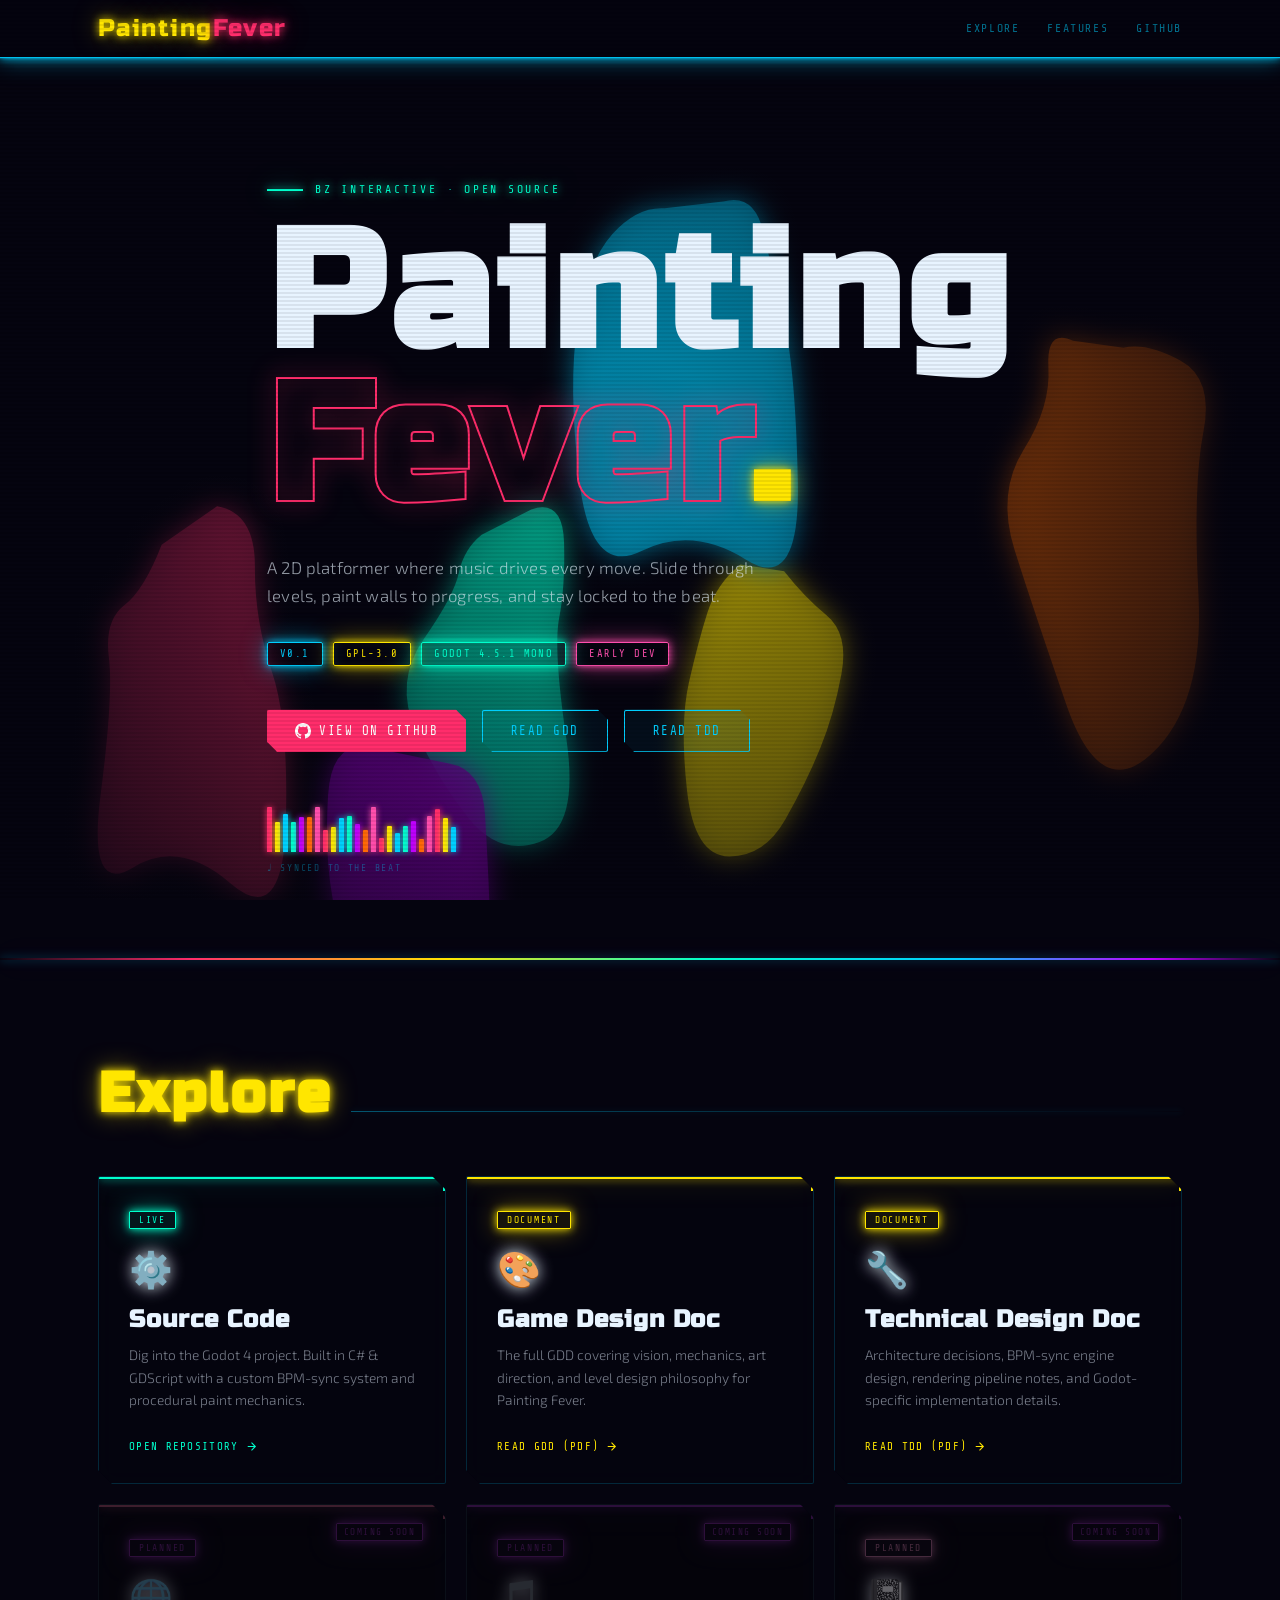
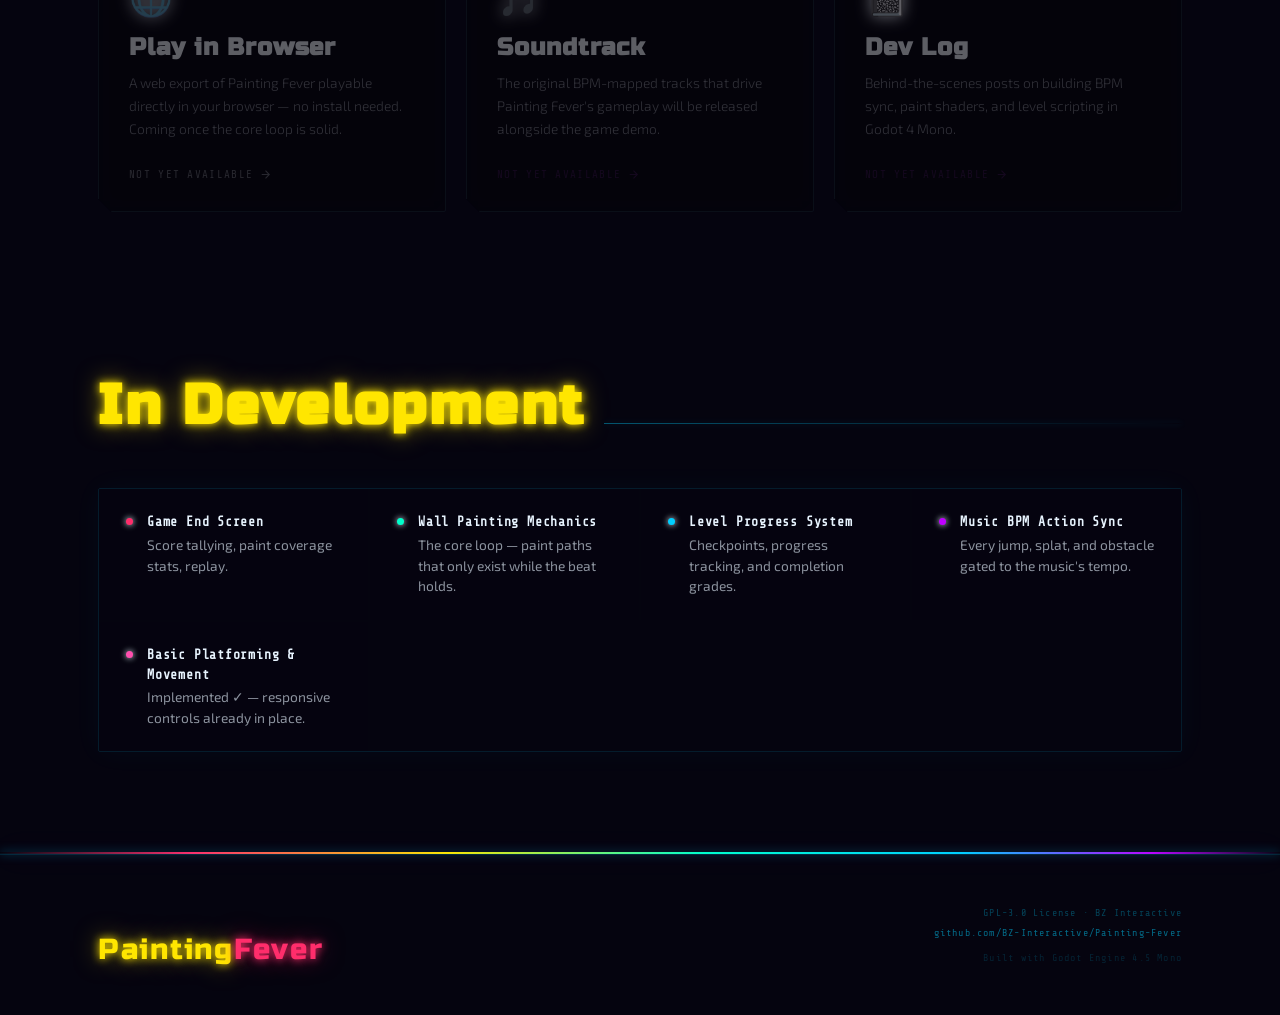
<file: index.html>
<!DOCTYPE html>
<html lang="en">
<head>
  <meta charset="UTF-8" />
  <meta name="viewport" content="width=device-width, initial-scale=1.0" />
  <title>Painting Fever — Music-Driven Painting Platformer</title>
  <link href="https://fonts.googleapis.com/css2?family=Russo+One&family=Share+Tech+Mono&family=Exo+2:wght@300;400;600&display=swap" rel="stylesheet" />
  <style>
    *, *::before, *::after { box-sizing: border-box; margin: 0; padding: 0; }

    :root {
      --c-bg: #05040f;
      --c-ink: #e8f4ff;
      --c-red: #ff2d6b;
      --c-yellow: #ffe600;
      --c-blue: #00cfff;
      --c-teal: #00ffcc;
      --c-purple: #bf00ff;
      --c-orange: #ff6b00;
      --c-pink: #ff4fae;
      --c-green: #39ff14;

      --glow-red:    0 0 8px #ff2d6b, 0 0 24px #ff2d6b80;
      --glow-yellow: 0 0 8px #ffe600, 0 0 24px #ffe60080;
      --glow-blue:   0 0 8px #00cfff, 0 0 24px #00cfff80;
      --glow-teal:   0 0 8px #00ffcc, 0 0 24px #00ffcc80;
      --glow-purple: 0 0 8px #bf00ff, 0 0 24px #bf00ff80;
      --glow-pink:   0 0 8px #ff4fae, 0 0 24px #ff4fae80;
    }

    html { scroll-behavior: smooth; }

    body {
      background: var(--c-bg);
      color: var(--c-ink);
      font-family: 'Exo 2', sans-serif;
      overflow-x: hidden;
      cursor: crosshair;
    }

    /* Scanline overlay for CRT feel */
    body::after {
      content: '';
      position: fixed;
      inset: 0;
      z-index: 500;
      pointer-events: none;
      background: repeating-linear-gradient(
        0deg,
        transparent,
        transparent 2px,
        rgba(0,0,0,0.07) 2px,
        rgba(0,0,0,0.07) 4px
      );
    }

    /* ── LAVA LAMP BACKGROUND ── */
    #paint-bg {
      position: fixed;
      inset: 0;
      z-index: 0;
      pointer-events: none;
      overflow: hidden;
      background: #05040f;
    }

    #lava-canvas {
      position: absolute;
      inset: 0;
      width: 100%;
      height: 100%;
    }

    .splatter {
      position: absolute;
      border-radius: 50%;
      animation: splat-in 0.4s ease-out both;
      pointer-events: none;
    }

    @keyframes splat-in {
      from { transform: scale(0); opacity: 1; }
      to   { transform: scale(1); opacity: 0.7; }
    }

    /* ── LAYOUT ── */
    .wrapper {
      position: relative;
      z-index: 1;
      max-width: 1140px;
      margin: 0 auto;
      padding: 0 28px;
    }

    /* ── NAV ── */
    nav {
      position: sticky;
      top: 0;
      z-index: 100;
      backdrop-filter: blur(16px);
      background: rgba(5,4,15,0.85);
      border-bottom: 1px solid var(--c-blue);
      box-shadow: 0 1px 0 rgba(0,207,255,0.15), var(--glow-blue);
    }

    .nav-inner {
      display: flex;
      align-items: center;
      justify-content: space-between;
      padding: 14px 28px;
      max-width: 1140px;
      margin: 0 auto;
    }

    .nav-logo {
      font-family: 'Russo One', sans-serif;
      font-size: 1.5rem;
      letter-spacing: 0.06em;
      color: var(--c-yellow);
      text-decoration: none;
      text-shadow: var(--glow-yellow);
    }

    .nav-logo span {
      color: var(--c-red);
      text-shadow: var(--glow-red);
    }

    .nav-links { display: flex; gap: 28px; }

    .nav-links a {
      font-family: 'Share Tech Mono', monospace;
      font-size: 0.72rem;
      letter-spacing: 0.14em;
      text-transform: uppercase;
      color: rgba(0,207,255,0.55);
      text-decoration: none;
      transition: color 0.2s, text-shadow 0.2s;
    }

    .nav-links a:hover {
      color: var(--c-blue);
      text-shadow: var(--glow-blue);
    }

    /* ── HERO ── */
    #hero {
      min-height: 100vh;
      display: flex;
      flex-direction: column;
      justify-content: center;
      padding: 120px 0 80px;
    }

    .hero-eyebrow {
      font-family: 'Share Tech Mono', monospace;
      font-size: 0.72rem;
      letter-spacing: 0.24em;
      text-transform: uppercase;
      color: var(--c-teal);
      text-shadow: var(--glow-teal);
      margin-bottom: 22px;
      display: flex;
      align-items: center;
      gap: 12px;
    }

    .hero-eyebrow::before {
      content: '';
      display: inline-block;
      width: 36px; height: 2px;
      background: var(--c-teal);
      box-shadow: var(--glow-teal);
    }

    .hero-title {
      font-family: 'Russo One', sans-serif;
      font-size: clamp(4.5rem, 13vw, 11rem);
      line-height: 0.92;
      letter-spacing: 0.03em;
      color: var(--c-ink);
    }

    .hero-title .stroke {
      -webkit-text-stroke: 2px var(--c-red);
      color: transparent;
      filter: drop-shadow(0 0 12px var(--c-red));
    }

    .hero-title .accent {
      color: var(--c-yellow);
      text-shadow: var(--glow-yellow);
    }

    .hero-sub {
      margin-top: 28px;
      font-size: 1.05rem;
      font-weight: 300;
      color: rgba(232,244,255,0.65);
      max-width: 500px;
      line-height: 1.7;
      letter-spacing: 0.01em;
    }

    .hero-badges {
      display: flex;
      flex-wrap: wrap;
      gap: 10px;
      margin-top: 32px;
    }

    .badge {
      font-family: 'Share Tech Mono', monospace;
      font-size: 0.65rem;
      letter-spacing: 0.14em;
      text-transform: uppercase;
      padding: 5px 12px;
      border-radius: 2px;
      border: 1px solid;
    }

    .badge-ver  { border-color: var(--c-blue);   color: var(--c-blue);   box-shadow: var(--glow-blue),   inset 0 0 8px rgba(0,207,255,0.05); }
    .badge-lic  { border-color: var(--c-yellow);  color: var(--c-yellow); box-shadow: var(--glow-yellow), inset 0 0 8px rgba(255,230,0,0.05); }
    .badge-eng  { border-color: var(--c-teal);    color: var(--c-teal);   box-shadow: var(--glow-teal),   inset 0 0 8px rgba(0,255,204,0.05); }
    .badge-stat { border-color: var(--c-pink);    color: var(--c-pink);   box-shadow: var(--glow-pink),   inset 0 0 8px rgba(255,79,174,0.05); }

    .hero-cta {
      display: flex;
      gap: 16px;
      margin-top: 44px;
      flex-wrap: wrap;
    }

    .btn {
      display: inline-flex;
      align-items: center;
      gap: 8px;
      font-family: 'Share Tech Mono', monospace;
      font-size: 0.78rem;
      letter-spacing: 0.12em;
      text-transform: uppercase;
      text-decoration: none;
      padding: 13px 28px;
      border-radius: 2px;
      transition: transform 0.18s, box-shadow 0.18s;
      clip-path: polygon(0 0, calc(100% - 10px) 0, 100% 10px, 100% 100%, 10px 100%, 0 calc(100% - 10px));
    }

    .btn:hover { transform: translateY(-2px); }

    .btn-primary {
      background: var(--c-red);
      color: #fff;
      box-shadow: var(--glow-red);
    }

    .btn-primary:hover { box-shadow: 0 0 16px #ff2d6b, 0 0 48px #ff2d6b; }

    .btn-ghost {
      border: 1px solid var(--c-blue);
      color: var(--c-blue);
      background: rgba(0,207,255,0.05);
      box-shadow: var(--glow-blue);
    }

    .btn-ghost:hover {
      border-color: var(--c-yellow);
      color: var(--c-yellow);
      box-shadow: var(--glow-yellow);
    }

    /* ── BPM VISUALIZER ── */
    .bpm-bar {
      display: flex;
      align-items: flex-end;
      gap: 3px;
      height: 44px;
      margin-top: 56px;
    }

    .bpm-bar span {
      display: block;
      width: 5px;
      border-radius: 1px 1px 0 0;
      animation: bpm-pulse ease-in-out infinite alternate;
    }

    @keyframes bpm-pulse {
      from { transform: scaleY(0.15); opacity: 0.3; }
      to   { transform: scaleY(1);    opacity: 1; }
    }

    .bpm-label {
      font-family: 'Share Tech Mono', monospace;
      font-size: 0.6rem;
      letter-spacing: 0.18em;
      text-transform: uppercase;
      color: rgba(0,207,255,0.35);
      margin-top: 10px;
    }

    /* ── SECTION TITLE ── */
    .section-head {
      display: flex;
      align-items: baseline;
      gap: 18px;
      margin-bottom: 48px;
    }

    .section-title {
      font-family: 'Russo One', sans-serif;
      font-size: clamp(2rem, 5vw, 3.5rem);
      letter-spacing: 0.05em;
      color: var(--c-yellow);
      text-shadow: var(--glow-yellow);
    }

    .section-line {
      flex: 1;
      height: 1px;
      background: linear-gradient(90deg, rgba(0,207,255,0.4), transparent);
      box-shadow: 0 0 6px rgba(0,207,255,0.2);
    }

    /* ── CARDS GRID ── */
    #cards { padding: 100px 0; }

    .cards-grid {
      display: grid;
      grid-template-columns: repeat(auto-fill, minmax(300px, 1fr));
      gap: 20px;
    }

    .card {
      border-radius: 2px;
      border: 1px solid rgba(0,207,255,0.18);
      background: rgba(5,4,15,0.75);
      backdrop-filter: blur(10px);
      padding: 30px;
      position: relative;
      overflow: hidden;
      transition: transform 0.22s, border-color 0.22s, box-shadow 0.22s;
      clip-path: polygon(0 0, calc(100% - 14px) 0, 100% 14px, 100% 100%, 14px 100%, 0 calc(100% - 14px));
    }

    /* Corner accent marks */
    .card::after {
      content: '';
      position: absolute;
      top: 0; right: 0;
      width: 14px; height: 14px;
      border-top: 2px solid;
      border-right: 2px solid;
    }

    .card--github::after   { border-color: var(--c-teal); }
    .card--docs::after     { border-color: var(--c-yellow); }
    .card--features::after { border-color: var(--c-purple); }
    .card--web::after      { border-color: var(--c-red); }

    .card:not(.card--disabled):hover {
      transform: translateY(-4px);
    }

    .card--github:hover   { border-color: var(--c-teal);   box-shadow: 0 0 20px rgba(0,255,204,0.2),  0 0 60px rgba(0,255,204,0.06); }
    .card--docs:hover     { border-color: var(--c-yellow);  box-shadow: 0 0 20px rgba(255,230,0,0.2),  0 0 60px rgba(255,230,0,0.06); }
    .card--features:hover { border-color: var(--c-purple);  box-shadow: 0 0 20px rgba(191,0,255,0.2),  0 0 60px rgba(191,0,255,0.06); }

    .card::before {
      content: '';
      position: absolute;
      top: 0; left: 0; right: 0;
      height: 2px;
    }

    .card--github::before   { background: var(--c-teal);   box-shadow: var(--glow-teal); }
    .card--docs::before     { background: var(--c-yellow);  box-shadow: var(--glow-yellow); }
    .card--features::before { background: var(--c-purple);  box-shadow: var(--glow-purple); }
    .card--web::before      { background: var(--c-red);     box-shadow: var(--glow-red); }

    .card--disabled {
      opacity: 0.38;
      filter: grayscale(0.6);
      cursor: not-allowed;
    }

    .card-tag {
      font-family: 'Share Tech Mono', monospace;
      font-size: 0.6rem;
      letter-spacing: 0.18em;
      text-transform: uppercase;
      padding: 3px 9px;
      border-radius: 1px;
      display: inline-block;
      margin-bottom: 18px;
      border: 1px solid;
    }

    .tag-live   { border-color: var(--c-teal);   color: var(--c-teal);   background: rgba(0,255,204,0.07);  box-shadow: var(--glow-teal); }
    .tag-docs   { border-color: var(--c-yellow);  color: var(--c-yellow); background: rgba(255,230,0,0.07);  box-shadow: var(--glow-yellow); }
    .tag-soon   { border-color: var(--c-purple);  color: var(--c-purple); background: rgba(191,0,255,0.07);  box-shadow: var(--glow-purple); }
    .tag-coming { border-color: var(--c-pink);    color: var(--c-pink);   background: rgba(255,79,174,0.07); box-shadow: var(--glow-pink); }

    .card-icon {
      font-size: 2.2rem;
      margin-bottom: 14px;
      display: block;
      filter: drop-shadow(0 0 8px currentColor);
    }

    .card-title {
      font-family: 'Russo One', sans-serif;
      font-size: 1.5rem;
      letter-spacing: 0.04em;
      margin-bottom: 10px;
      color: var(--c-ink);
    }

    .card-desc {
      font-size: 0.86rem;
      line-height: 1.65;
      color: rgba(232,244,255,0.5);
      margin-bottom: 22px;
      font-weight: 300;
    }

    .card-link {
      display: inline-flex;
      align-items: center;
      gap: 6px;
      font-family: 'Share Tech Mono', monospace;
      font-size: 0.68rem;
      letter-spacing: 0.12em;
      text-transform: uppercase;
      text-decoration: none;
      transition: gap 0.2s, text-shadow 0.2s;
    }

    .card--github   .card-link { color: var(--c-teal); }
    .card--docs     .card-link { color: var(--c-yellow); }
    .card--features .card-link { color: var(--c-purple); }

    .card--github   .card-link:hover { text-shadow: var(--glow-teal); gap: 10px; }
    .card--docs     .card-link:hover { text-shadow: var(--glow-yellow); gap: 10px; }
    .card--features .card-link:hover { text-shadow: var(--glow-purple); gap: 10px; }

    .card-link svg { width: 13px; height: 13px; }

    .coming-soon-badge {
      position: absolute;
      top: 18px; right: 22px;
      font-family: 'Share Tech Mono', monospace;
      font-size: 0.58rem;
      letter-spacing: 0.16em;
      text-transform: uppercase;
      padding: 3px 7px;
      border: 1px solid var(--c-purple);
      border-radius: 1px;
      color: var(--c-purple);
      background: rgba(191,0,255,0.08);
      box-shadow: var(--glow-purple);
    }

    /* ── FEATURES IN DEV ── */
    #features { padding: 60px 0 100px; }

    .features-list {
      display: grid;
      grid-template-columns: repeat(auto-fill, minmax(240px, 1fr));
      gap: 2px;
      border: 1px solid rgba(0,207,255,0.12);
      border-radius: 2px;
      overflow: hidden;
      box-shadow: 0 0 30px rgba(0,207,255,0.04);
    }

    .feature-item {
      padding: 22px 26px;
      background: rgba(5,4,15,0.6);
      display: flex;
      align-items: flex-start;
      gap: 14px;
      transition: background 0.2s;
      border: 1px solid transparent;
    }

    .feature-item:hover {
      background: rgba(0,207,255,0.04);
      border-color: rgba(0,207,255,0.1);
    }

    .feature-dot {
      width: 7px; height: 7px;
      border-radius: 50%;
      margin-top: 6px;
      flex-shrink: 0;
      box-shadow: 0 0 6px currentColor;
    }

    .feature-text {
      font-size: 0.86rem;
      color: rgba(232,244,255,0.6);
      line-height: 1.5;
    }

    .feature-text strong {
      display: block;
      font-family: 'Share Tech Mono', monospace;
      font-size: 0.82rem;
      letter-spacing: 0.06em;
      color: var(--c-ink);
      margin-bottom: 3px;
    }

    /* ── NEON DIVIDER ── */
    .stroke-divider {
      width: 100%;
      height: 2px;
      background: linear-gradient(90deg,
        transparent 0%,
        var(--c-red) 15%, var(--c-yellow) 35%,
        var(--c-teal) 55%, var(--c-blue) 75%,
        var(--c-purple) 90%, transparent 100%);
      box-shadow: 0 0 10px rgba(0,207,255,0.5), 0 0 30px rgba(191,0,255,0.2);
    }

    /* ── FOOTER ── */
    footer {
      border-top: 1px solid rgba(0,207,255,0.12);
      padding: 48px 0;
      box-shadow: 0 -1px 0 rgba(0,207,255,0.05);
    }

    .footer-inner {
      display: flex;
      justify-content: space-between;
      align-items: flex-end;
      flex-wrap: wrap;
      gap: 24px;
    }

    .footer-logo {
      font-family: 'Russo One', sans-serif;
      font-size: 1.8rem;
      letter-spacing: 0.06em;
      color: var(--c-yellow);
      text-shadow: var(--glow-yellow);
    }

    .footer-logo span {
      color: var(--c-red);
      text-shadow: var(--glow-red);
    }

    .footer-meta {
      font-family: 'Share Tech Mono', monospace;
      font-size: 0.63rem;
      letter-spacing: 0.12em;
      color: rgba(0,207,255,0.3);
      line-height: 1.9;
      text-align: right;
    }

    .footer-meta a {
      color: rgba(0,207,255,0.5);
      text-decoration: none;
      transition: color 0.2s, text-shadow 0.2s;
    }

    .footer-meta a:hover {
      color: var(--c-blue);
      text-shadow: var(--glow-blue);
    }

    /* ── CURSOR SPLAT ── */
    #cursor-splat {
      position: fixed;
      pointer-events: none;
      z-index: 999;
      width: 0; height: 0;
    }

    /* ── RESPONSIVE ── */
    @media (max-width: 640px) {
      .nav-links { display: none; }
      .hero-cta { flex-direction: column; }
      .footer-inner { flex-direction: column; align-items: flex-start; }
      .footer-meta { text-align: left; }
    }
  </style>
</head>
<body>

<!-- Lava lamp background -->
<div id="paint-bg">
  <canvas id="lava-canvas"></canvas>
</div>

<!-- Cursor splatter container -->
<div id="cursor-splat"></div>

<!-- Nav -->
<nav>
  <div class="nav-inner">
    <a href="#" class="nav-logo">Painting<span>Fever</span></a>
    <div class="nav-links">
      <a href="#cards">Explore</a>
      <a href="#features">Features</a>
      <a href="https://github.com/BZ-Interactive/Painting-Fever" target="_blank">GitHub</a>
    </div>
  </div>
</nav>

<!-- Hero -->
<section id="hero">
  <div class="wrapper">
    <p class="hero-eyebrow">BZ Interactive · Open Source</p>
    <h1 class="hero-title">
      <a href="https://github.com/BZ-Interactive/Painting-Fever" target="_blank" style="text-decoration:none;color:inherit;">Painting<br>
      <span class="stroke">Fever</span></a><span class="accent">.</span>
    </h1>
    <p class="hero-sub">
      A 2D platformer where music drives every move. Slide through levels, paint walls to progress, and stay locked to the beat.
    </p>
    <div class="hero-badges">
      <span class="badge badge-ver">v0.1</span>
      <span class="badge badge-lic">GPL-3.0</span>
      <span class="badge badge-eng">Godot 4.5.1 Mono</span>
      <span class="badge badge-stat">Early Dev</span>
    </div>
    <div class="hero-cta">
      <a href="https://github.com/BZ-Interactive/Painting-Fever" target="_blank" class="btn btn-primary">
        <svg viewBox="0 0 24 24" fill="currentColor" width="16"><path d="M12 0C5.37 0 0 5.37 0 12c0 5.31 3.435 9.795 8.205 11.385.6.105.825-.255.825-.57 0-.285-.015-1.23-.015-2.235-3.015.555-3.795-.735-4.035-1.41-.135-.345-.72-1.41-1.23-1.695-.42-.225-1.02-.78-.015-.795.945-.015 1.62.87 1.845 1.23 1.08 1.815 2.805 1.305 3.495.99.105-.78.42-1.305.765-1.605-2.67-.3-5.46-1.335-5.46-5.925 0-1.305.465-2.385 1.23-3.225-.12-.3-.54-1.53.12-3.18 0 0 1.005-.315 3.3 1.23.96-.27 1.98-.405 3-.405s2.04.135 3 .405c2.295-1.56 3.3-1.23 3.3-1.23.66 1.65.24 2.88.12 3.18.765.84 1.23 1.905 1.23 3.225 0 4.605-2.805 5.625-5.475 5.925.435.375.81 1.095.81 2.22 0 1.605-.015 2.895-.015 3.3 0 .315.225.69.825.57A12.02 12.02 0 0 0 24 12c0-6.63-5.37-12-12-12z"/></svg>
        View on GitHub
      </a>
      <a href="https://media.githubusercontent.com/media/BZ-Interactive/Painting-Fever/refs/heads/main/Documents/Painting%20Fever%20GDD.pdf" target="_blank" class="btn btn-ghost">
        Read GDD
      </a>
      <a href="https://media.githubusercontent.com/media/BZ-Interactive/Painting-Fever/refs/heads/main/Documents/Painting-Fever_TDD.pdf" target="_blank" class="btn btn-ghost">
        Read TDD
      </a>
    </div>

    <!-- BPM visualizer -->
    <div class="bpm-bar" id="bpmBar"></div>
    <p class="bpm-label">♩ synced to the beat</p>
  </div>
</section>

<div class="stroke-divider"></div>

<!-- Cards -->
<section id="cards">
  <div class="wrapper">
    <div class="section-head">
      <h2 class="section-title">Explore</h2>
      <div class="section-line"></div>
    </div>
    <div class="cards-grid">

      <!-- Card 1: GitHub Repo -->
      <div class="card card--github">
        <span class="card-tag tag-live">Live</span>
        <span class="card-icon">⚙️</span>
        <h3 class="card-title">Source Code</h3>
        <p class="card-desc">Dig into the Godot 4 project. Built in C# &amp; GDScript with a custom BPM-sync system and procedural paint mechanics.</p>
        <a href="https://github.com/BZ-Interactive/Painting-Fever" target="_blank" class="card-link">
          Open Repository
          <svg viewBox="0 0 24 24" fill="none" stroke="currentColor" stroke-width="2"><path d="M5 12h14M12 5l7 7-7 7"/></svg>
        </a>
      </div>

      <!-- Card 2: GDD -->
      <div class="card card--docs">
        <span class="card-tag tag-docs">Document</span>
        <span class="card-icon">🎨</span>
        <h3 class="card-title">Game Design Doc</h3>
        <p class="card-desc">The full GDD covering vision, mechanics, art direction, and level design philosophy for Painting Fever.</p>
        <a href="https://media.githubusercontent.com/media/BZ-Interactive/Painting-Fever/refs/heads/main/Documents/Painting%20Fever%20GDD.pdf" target="_blank" class="card-link">
          Read GDD (PDF)
          <svg viewBox="0 0 24 24" fill="none" stroke="currentColor" stroke-width="2"><path d="M5 12h14M12 5l7 7-7 7"/></svg>
        </a>
      </div>

      <!-- Card 3: TDD -->
      <div class="card card--docs">
        <span class="card-tag tag-docs">Document</span>
        <span class="card-icon">🔧</span>
        <h3 class="card-title">Technical Design Doc</h3>
        <p class="card-desc">Architecture decisions, BPM-sync engine design, rendering pipeline notes, and Godot-specific implementation details.</p>
        <a href="https://media.githubusercontent.com/media/BZ-Interactive/Painting-Fever/refs/heads/main/Documents/Painting-Fever_TDD.pdf" target="_blank" class="card-link">
          Read TDD (PDF)
          <svg viewBox="0 0 24 24" fill="none" stroke="currentColor" stroke-width="2"><path d="M5 12h14M12 5l7 7-7 7"/></svg>
        </a>
      </div>

      <!-- Card 4: Web Build (Coming Soon) -->
      <div class="card card--web card--disabled">
        <div class="coming-soon-badge">Coming Soon</div>
        <span class="card-tag tag-soon">Planned</span>
        <span class="card-icon">🌐</span>
        <h3 class="card-title">Play in Browser</h3>
        <p class="card-desc">A web export of Painting Fever playable directly in your browser — no install needed. Coming once the core loop is solid.</p>
        <span class="card-link" style="opacity:0.4;cursor:not-allowed;">
          Not yet available
          <svg viewBox="0 0 24 24" fill="none" stroke="currentColor" stroke-width="2"><path d="M5 12h14M12 5l7 7-7 7"/></svg>
        </span>
      </div>

      <!-- Card 5: Soundtrack (Coming Soon) -->
      <div class="card card--features card--disabled">
        <div class="coming-soon-badge">Coming Soon</div>
        <span class="card-tag tag-soon">Planned</span>
        <span class="card-icon">🎵</span>
        <h3 class="card-title">Soundtrack</h3>
        <p class="card-desc">The original BPM-mapped tracks that drive Painting Fever's gameplay will be released alongside the game demo.</p>
        <span class="card-link" style="opacity:0.4;cursor:not-allowed;">
          Not yet available
          <svg viewBox="0 0 24 24" fill="none" stroke="currentColor" stroke-width="2"><path d="M5 12h14M12 5l7 7-7 7"/></svg>
        </span>
      </div>

      <!-- Card 6: Devlog (Coming Soon) -->
      <div class="card card--features card--disabled">
        <div class="coming-soon-badge">Coming Soon</div>
        <span class="card-tag tag-coming">Planned</span>
        <span class="card-icon">📓</span>
        <h3 class="card-title">Dev Log</h3>
        <p class="card-desc">Behind-the-scenes posts on building BPM sync, paint shaders, and level scripting in Godot 4 Mono.</p>
        <span class="card-link" style="opacity:0.4;cursor:not-allowed;">
          Not yet available
          <svg viewBox="0 0 24 24" fill="none" stroke="currentColor" stroke-width="2"><path d="M5 12h14M12 5l7 7-7 7"/></svg>
        </span>
      </div>

    </div>
  </div>
</section>

<!-- Features in development -->
<section id="features">
  <div class="wrapper">
    <div class="section-head">
      <h2 class="section-title">In Development</h2>
      <div class="section-line"></div>
    </div>
    <div class="features-list">
      <div class="feature-item">
        <div class="feature-dot" style="background:var(--c-red)"></div>
        <div class="feature-text"><strong>Game End Screen</strong>Score tallying, paint coverage stats, replay.</div>
      </div>
      <div class="feature-item">
        <div class="feature-dot" style="background:var(--c-teal)"></div>
        <div class="feature-text"><strong>Wall Painting Mechanics</strong>The core loop — paint paths that only exist while the beat holds.</div>
      </div>
      <div class="feature-item">
        <div class="feature-dot" style="background:var(--c-blue)"></div>
        <div class="feature-text"><strong>Level Progress System</strong>Checkpoints, progress tracking, and completion grades.</div>
      </div>
      <div class="feature-item">
        <div class="feature-dot" style="background:var(--c-purple)"></div>
        <div class="feature-text"><strong>Music BPM Action Sync</strong>Every jump, splat, and obstacle gated to the music's tempo.</div>
      </div>
      <div class="feature-item">
        <div class="feature-dot" style="background:var(--c-pink)"></div>
        <div class="feature-text"><strong>Basic Platforming &amp; Movement</strong>Implemented ✓ — responsive controls already in place.</div>
      </div>
    </div>
  </div>
</section>

<div class="stroke-divider"></div>

<!-- Footer -->
<footer>
  <div class="wrapper">
    <div class="footer-inner">
      <div class="footer-logo">Painting<span>Fever</span></div>
      <div class="footer-meta">
        <div>GPL-3.0 License · BZ Interactive</div>
        <div><a href="https://github.com/BZ-Interactive/Painting-Fever" target="_blank">github.com/BZ-Interactive/Painting-Fever</a></div>
        <div style="margin-top:6px;opacity:0.5;">Built with Godot Engine 4.5 Mono</div>
      </div>
    </div>
  </div>
</footer>

<script>
  /* ── LAVA LAMP CANVAS ── */
  const canvas = document.getElementById('lava-canvas');
  const ctx = canvas.getContext('2d');

  const COLORS = [
    [255,  45, 107],   // neon red/pink
    [255, 230,   0],   // neon yellow
    [  0, 207, 255],   // neon cyan
    [  0, 255, 204],   // neon teal
    [191,   0, 255],   // neon purple
    [255, 107,   0],   // neon orange
    [255,  79, 174],   // neon pink
  ];

  let W, H;
  function resize() {
    W = canvas.width  = window.innerWidth;
    H = canvas.height = window.innerHeight;
  }
  resize();
  window.addEventListener('resize', resize);

  // Organic blob: droopy paint-drop shape that responds to downward motion
  function makeBlob(i) {
    const [r,g,b] = COLORS[i % COLORS.length];
    // We use a fixed angular layout — top half is compact, bottom is droopy
    const numPts = 10;
    const baseRadii = Array.from({length: numPts}, (_, k) => {
      const angle = (k / numPts) * Math.PI * 2 - Math.PI / 2; // start at top
      // Bottom points (facing down) get larger radii — the droop
      const droopFactor = 1 + Math.max(0, Math.sin(angle)) * 0.7;
      return (70 + Math.random() * 80) * droopFactor;
    });
    const phaseOffsets = Array.from({length: numPts}, () => Math.random() * Math.PI * 2);
    const morphSpeeds  = Array.from({length: numPts}, (_, k) => {
      const angle = (k / numPts) * Math.PI * 2 - Math.PI / 2;
      // Bottom points morph faster — more wobbly droop
      return 0.008 + Math.max(0, Math.sin(angle)) * 0.012;
    });
    return {
      x: 80 + Math.random() * (window.innerWidth - 160),
      y: -300 - Math.random() * 600,
      speed: 0.28 + Math.random() * 0.18,
      cr: r, cg: g, cb: b,
      numPts, baseRadii, phaseOffsets, morphSpeeds,
      t: 0,
      prevY: 0,
    };
  }

  const blobs = Array.from({ length: 8 }, (_, i) => {
    const bl = makeBlob(i);
    bl.y = -100 + Math.random() * (window.innerHeight + 500);
    bl.prevY = bl.y;
    return bl;
  });

  // Draw droopy shape — bottom stretches based on speed, top is pinched
  function drawOrganicBlob(ctx, b, vy) {
    const n = b.numPts;
    // Vertical stretch: faster movement = more elongated droop downward
    const stretch = 1 + Math.min(vy * 2.2, 0.55);

    const pts = Array.from({length: n}, (_, k) => {
      const baseAngle = (k / n) * Math.PI * 2 - Math.PI / 2; // 0 = top
      const morph = 1 + Math.sin(b.t * b.morphSpeeds[k] + b.phaseOffsets[k]) * 0.22;
      const r = b.baseRadii[k] * morph;

      // Squeeze top (narrow), stretch bottom (droopy)
      const isBottom = Math.sin(baseAngle) > 0;
      const scaleY = isBottom ? stretch : (1 / (stretch * 0.6));
      const scaleX = 1 / Math.sqrt(stretch); // conserve area roughly

      return {
        x: b.x + Math.cos(baseAngle) * r * scaleX,
        y: b.y + Math.sin(baseAngle) * r * scaleY,
      };
    });

    ctx.beginPath();
    // Smooth catmull-rom style via midpoints
    for (let k = 0; k < n; k++) {
      const curr = pts[k];
      const next = pts[(k + 1) % n];
      const mid  = { x: (curr.x + next.x) / 2, y: (curr.y + next.y) / 2 };
      if (k === 0) ctx.moveTo(mid.x, mid.y);
      ctx.quadraticCurveTo(curr.x, curr.y, mid.x, mid.y);
    }
    ctx.closePath();
    ctx.fillStyle = `rgba(${b.cr},${b.cg},${b.cb},0.75)`;
    ctx.shadowColor = `rgb(${b.cr},${b.cg},${b.cb})`;
    ctx.shadowBlur = 28;
    ctx.fill();
    ctx.shadowBlur = 0;
  }

  function draw() {
    ctx.clearRect(0, 0, W, H);
    ctx.fillStyle = '#05040f';
    ctx.fillRect(0, 0, W, H);

    for (const b of blobs) {
      b.t++;
      b.prevY = b.y;
      b.y += b.speed;

      const vy = b.y - b.prevY; // actual downward velocity this frame

      if (b.y - 350 > H) {
        const idx = blobs.indexOf(b);
        const fresh = makeBlob(idx);
        Object.assign(b, fresh);
      }

      drawOrganicBlob(ctx, b, vy);
    }

    const vig = ctx.createRadialGradient(W/2, H/2, H * 0.1, W/2, H/2, H * 0.82);
    vig.addColorStop(0, 'rgba(5,4,15,0.35)');
    vig.addColorStop(1, 'rgba(5,4,15,0.91)');
    ctx.fillStyle = vig;
    ctx.fillRect(0, 0, W, H);

  requestAnimationFrame(draw);
  }

  requestAnimationFrame(draw);

  /* ── BPM BAR ── */
  const bpmColors = ['#ff2d6b','#ffe600','#00cfff','#00ffcc','#bf00ff','#ff6b00','#ff4fae'];
  const bpmBar = document.getElementById('bpmBar');
  const barCount = 24;
  for (let i = 0; i < barCount; i++) {
    const s = document.createElement('span');
    const h = 12 + Math.random() * 36;
    s.style.cssText = `
      height:${h}px;
      animation-duration:${0.35 + Math.random() * 0.55}s;
      animation-delay:${-Math.random() * 0.8}s;
      background:${bpmColors[i % bpmColors.length]};
      box-shadow: 0 0 6px ${bpmColors[i % bpmColors.length]};
    `;
    bpmBar.appendChild(s);
  }

  /* ── CURSOR PAINT SPLAT ── */
  const colors = ['#ff2d6b','#ffe600','#00cfff','#00ffcc','#bf00ff','#ff6b00','#ff4fae'];

  document.addEventListener('mousemove', (e) => {
    if (Math.random() > 0.97) spawnSplat(e.clientX, e.clientY, 6 + Math.random() * 12);
  });

  document.addEventListener('click', (e) => {
    for (let i = 0; i < 6; i++) {
      const ox = (Math.random() - 0.5) * 60;
      const oy = (Math.random() - 0.5) * 60;
      spawnSplat(e.clientX + ox, e.clientY + oy, 8 + Math.random() * 20);
    }
  });

  function spawnSplat(x, y, size) {
    const el = document.createElement('div');
    el.className = 'splatter';
    el.style.cssText = `
      position:fixed;
      left:${x - size/2}px; top:${y - size/2}px;
      width:${size}px; height:${size}px;
      background:${colors[Math.floor(Math.random() * colors.length)]};
      opacity:0.7;
      pointer-events:none;
      z-index:998;
    `;
    document.body.appendChild(el);
    setTimeout(() => el.remove(), 2500);
  }
</script>
</body>
</html>
</file>
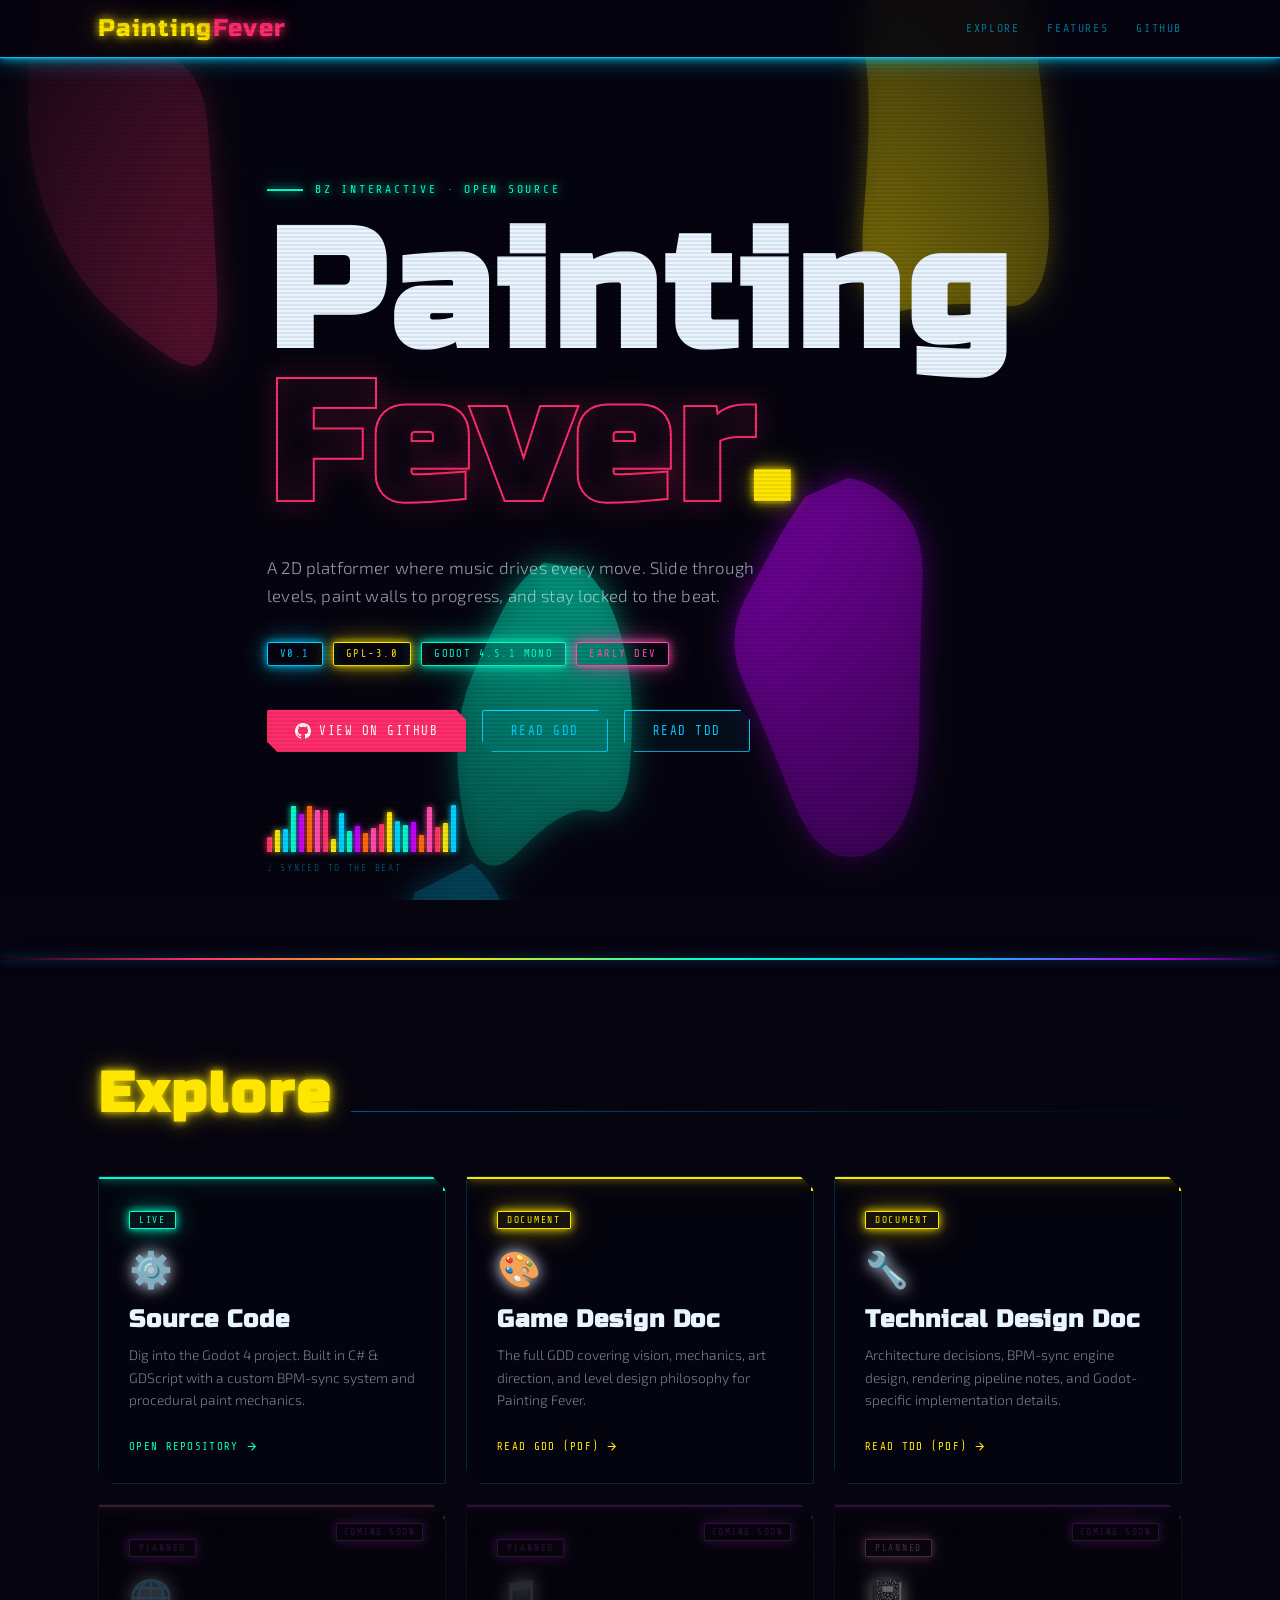
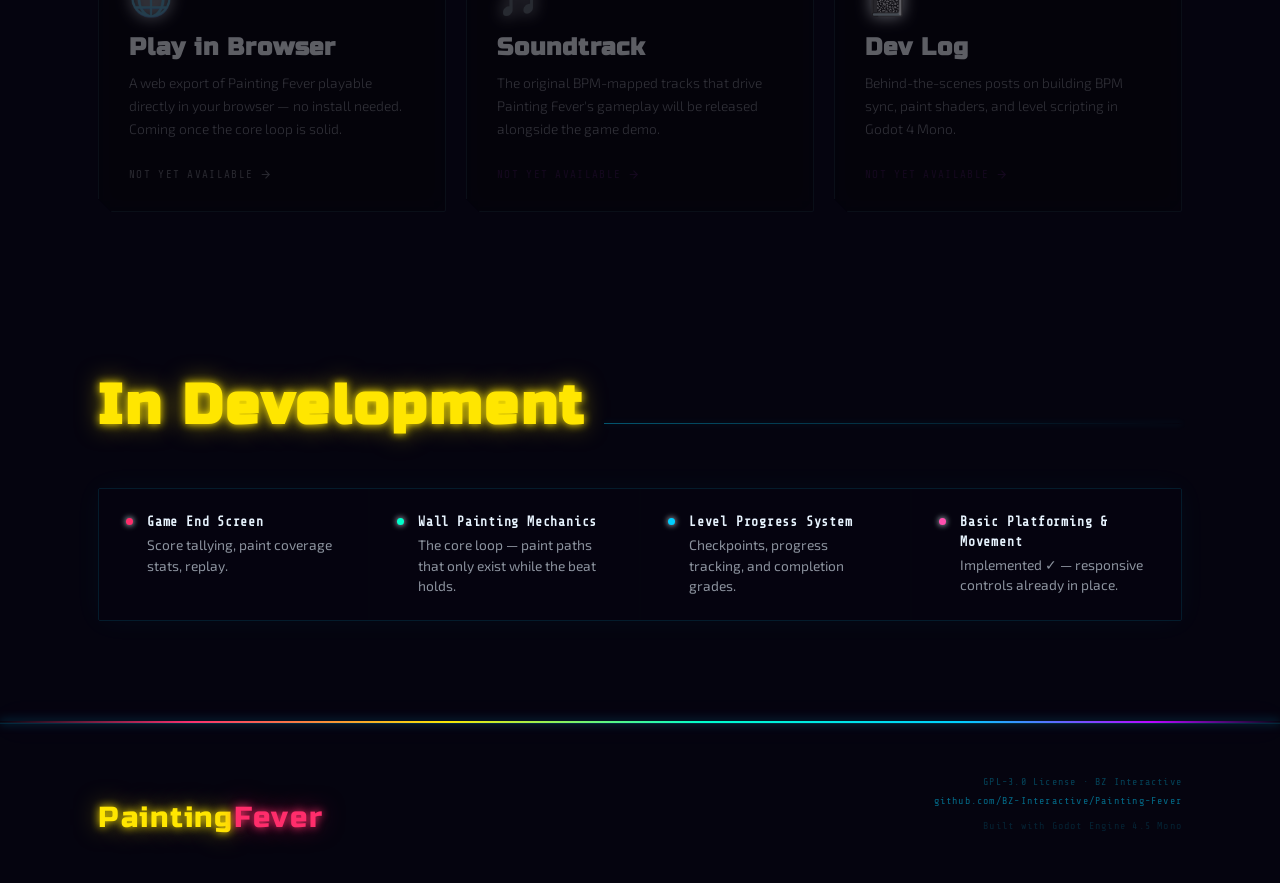
<file: docs/index.html>
<!DOCTYPE html>
<html lang="en">
<head>
  <meta charset="UTF-8" />
  <meta name="viewport" content="width=device-width, initial-scale=1.0" />
  <title>Painting Fever — Music-Driven Painting Platformer</title>
  <link href="https://fonts.googleapis.com/css2?family=Russo+One&family=Share+Tech+Mono&family=Exo+2:wght@300;400;600&display=swap" rel="stylesheet" />
  <link rel="stylesheet" href="style.css">
</head>
<body>

<!-- Lava lamp background -->
<div id="paint-bg">
  <canvas id="lava-canvas"></canvas>
</div>

<!-- Cursor splatter container -->
<div id="cursor-splat"></div>

<!-- Nav -->
<nav>
  <div class="nav-inner">
    <a href="#" class="nav-logo">Painting<span>Fever</span></a>
    <div class="nav-links">
      <a href="#cards">Explore</a>
      <a href="#features">Features</a>
      <a href="https://github.com/BZ-Interactive/Painting-Fever" target="_blank">GitHub</a>
    </div>
  </div>
</nav>

<!-- Hero -->
<section id="hero">
  <div class="wrapper">
    <p class="hero-eyebrow">BZ Interactive · Open Source</p>
    <h1 class="hero-title">
      <a href="https://github.com/BZ-Interactive/Painting-Fever" target="_blank" style="text-decoration:none;color:inherit;">Painting<br>
      <span class="stroke">Fever</span></a><span class="accent">.</span>
    </h1>
    <p class="hero-sub">
      A 2D platformer where music drives every move. Slide through levels, paint walls to progress, and stay locked to the beat.
    </p>
    <div class="hero-badges">
      <span class="badge badge-ver">v0.1</span>
      <span class="badge badge-lic">GPL-3.0</span>
      <span class="badge badge-eng">Godot 4.5.1 Mono</span>
      <span class="badge badge-stat">Early Dev</span>
    </div>
    <div class="hero-cta">
      <a href="https://github.com/BZ-Interactive/Painting-Fever" target="_blank" class="btn btn-primary">
        <svg viewBox="0 0 24 24" fill="currentColor" width="16"><path d="M12 0C5.37 0 0 5.37 0 12c0 5.31 3.435 9.795 8.205 11.385.6.105.825-.255.825-.57 0-.285-.015-1.23-.015-2.235-3.015.555-3.795-.735-4.035-1.41-.135-.345-.72-1.41-1.23-1.695-.42-.225-1.02-.78-.015-.795.945-.015 1.62.87 1.845 1.23 1.08 1.815 2.805 1.305 3.495.99.105-.78.42-1.305.765-1.605-2.67-.3-5.46-1.335-5.46-5.925 0-1.305.465-2.385 1.23-3.225-.12-.3-.54-1.53.12-3.18 0 0 1.005-.315 3.3 1.23.96-.27 1.98-.405 3-.405s2.04.135 3 .405c2.295-1.56 3.3-1.23 3.3-1.23.66 1.65.24 2.88.12 3.18.765.84 1.23 1.905 1.23 3.225 0 4.605-2.805 5.625-5.475 5.925.435.375.81 1.095.81 2.22 0 1.605-.015 2.895-.015 3.3 0 .315.225.69.825.57A12.02 12.02 0 0 0 24 12c0-6.63-5.37-12-12-12z"/></svg>
        View on GitHub
      </a>
      <a href="https://media.githubusercontent.com/media/BZ-Interactive/Painting-Fever/refs/heads/main/docs/Painting%20Fever%20GDD.pdf" target="_blank" class="btn btn-ghost">
        Read GDD
      </a>
      <a href="https://media.githubusercontent.com/media/BZ-Interactive/Painting-Fever/refs/heads/main/docs/Painting-Fever_TDD.pdf" target="_blank" class="btn btn-ghost">
        Read TDD
      </a>
    </div>

    <!-- BPM visualizer -->
    <div class="bpm-bar" id="bpmBar"></div>
    <p class="bpm-label">♩ synced to the beat</p>
  </div>
</section>

<div class="stroke-divider"></div>

<!-- Cards -->
<section id="cards">
  <div class="wrapper">
    <div class="section-head">
      <h2 class="section-title">Explore</h2>
      <div class="section-line"></div>
    </div>
    <div class="cards-grid">

      <!-- Card 1: GitHub Repo -->
      <div class="card card--github">
        <span class="card-tag tag-live">Live</span>
        <span class="card-icon">⚙️</span>
        <h3 class="card-title">Source Code</h3>
        <p class="card-desc">Dig into the Godot 4 project. Built in C# &amp; GDScript with a custom BPM-sync system and procedural paint mechanics.</p>
        <a href="https://github.com/BZ-Interactive/Painting-Fever" target="_blank" class="card-link">
          Open Repository
          <svg viewBox="0 0 24 24" fill="none" stroke="currentColor" stroke-width="2"><path d="M5 12h14M12 5l7 7-7 7"/></svg>
        </a>
      </div>

      <!-- Card 2: GDD -->
      <div class="card card--docs">
        <span class="card-tag tag-docs">Document</span>
        <span class="card-icon">🎨</span>
        <h3 class="card-title">Game Design Doc</h3>
        <p class="card-desc">The full GDD covering vision, mechanics, art direction, and level design philosophy for Painting Fever.</p>
        <a href="https://media.githubusercontent.com/media/BZ-Interactive/Painting-Fever/refs/heads/main/docs/Painting%20Fever%20GDD.pdf" target="_blank" class="card-link">
          Read GDD (PDF)
          <svg viewBox="0 0 24 24" fill="none" stroke="currentColor" stroke-width="2"><path d="M5 12h14M12 5l7 7-7 7"/></svg>
        </a>
      </div>

      <!-- Card 3: TDD -->
      <div class="card card--docs">
        <span class="card-tag tag-docs">Document</span>
        <span class="card-icon">🔧</span>
        <h3 class="card-title">Technical Design Doc</h3>
        <p class="card-desc">Architecture decisions, BPM-sync engine design, rendering pipeline notes, and Godot-specific implementation details.</p>
        <a href="https://media.githubusercontent.com/media/BZ-Interactive/Painting-Fever/refs/heads/main/docs/Painting-Fever_TDD.pdf" target="_blank" class="card-link">
          Read TDD (PDF)
          <svg viewBox="0 0 24 24" fill="none" stroke="currentColor" stroke-width="2"><path d="M5 12h14M12 5l7 7-7 7"/></svg>
        </a>
      </div>

      <!-- Card 4: Web Build (Coming Soon) -->
      <div class="card card--web card--disabled">
        <div class="coming-soon-badge">Coming Soon</div>
        <span class="card-tag tag-soon">Planned</span>
        <span class="card-icon">🌐</span>
        <h3 class="card-title">Play in Browser</h3>
        <p class="card-desc">A web export of Painting Fever playable directly in your browser — no install needed. Coming once the core loop is solid.</p>
        <span class="card-link" style="opacity:0.4;cursor:not-allowed;">
          Not yet available
          <svg viewBox="0 0 24 24" fill="none" stroke="currentColor" stroke-width="2"><path d="M5 12h14M12 5l7 7-7 7"/></svg>
        </span>
      </div>

      <!-- Card 5: Soundtrack (Coming Soon) -->
      <div class="card card--features card--disabled">
        <div class="coming-soon-badge">Coming Soon</div>
        <span class="card-tag tag-soon">Planned</span>
        <span class="card-icon">🎵</span>
        <h3 class="card-title">Soundtrack</h3>
        <p class="card-desc">The original BPM-mapped tracks that drive Painting Fever's gameplay will be released alongside the game demo.</p>
        <span class="card-link" style="opacity:0.4;cursor:not-allowed;">
          Not yet available
          <svg viewBox="0 0 24 24" fill="none" stroke="currentColor" stroke-width="2"><path d="M5 12h14M12 5l7 7-7 7"/></svg>
        </span>
      </div>

      <!-- Card 6: Devlog (Coming Soon) -->
      <div class="card card--features card--disabled">
        <div class="coming-soon-badge">Coming Soon</div>
        <span class="card-tag tag-coming">Planned</span>
        <span class="card-icon">📓</span>
        <h3 class="card-title">Dev Log</h3>
        <p class="card-desc">Behind-the-scenes posts on building BPM sync, paint shaders, and level scripting in Godot 4 Mono.</p>
        <span class="card-link" style="opacity:0.4;cursor:not-allowed;">
          Not yet available
          <svg viewBox="0 0 24 24" fill="none" stroke="currentColor" stroke-width="2"><path d="M5 12h14M12 5l7 7-7 7"/></svg>
        </span>
      </div>

    </div>
  </div>
</section>

<!-- Features in development -->
<section id="features">
  <div class="wrapper">
    <div class="section-head">
      <h2 class="section-title">In Development</h2>
      <div class="section-line"></div>
    </div>
    <div class="features-list">
      <div class="feature-item">
        <div class="feature-dot" style="background:var(--c-red)"></div>
        <div class="feature-text"><strong>Game End Screen</strong>Score tallying, paint coverage stats, replay.</div>
      </div>
      <div class="feature-item">
        <div class="feature-dot" style="background:var(--c-teal)"></div>
        <div class="feature-text"><strong>Wall Painting Mechanics</strong>The core loop — paint paths that only exist while the beat holds.</div>
      </div>
      <div class="feature-item">
        <div class="feature-dot" style="background:var(--c-blue)"></div>
        <div class="feature-text"><strong>Level Progress System</strong>Checkpoints, progress tracking, and completion grades.</div>
      </div>
      <div class="feature-item">
        <div class="feature-dot" style="background:var(--c-pink)"></div>
        <div class="feature-text"><strong>Basic Platforming &amp; Movement</strong>Implemented ✓ — responsive controls already in place.</div>
      </div>
    </div>
  </div>
</section>

<div class="stroke-divider"></div>

<!-- Footer -->
<footer>
  <div class="wrapper">
    <div class="footer-inner">
      <div class="footer-logo">Painting<span>Fever</span></div>
      <div class="footer-meta">
        <div>GPL-3.0 License · BZ Interactive</div>
        <div><a href="https://github.com/BZ-Interactive/Painting-Fever" target="_blank">github.com/BZ-Interactive/Painting-Fever</a></div>
        <div style="margin-top:6px;opacity:0.5;">Built with Godot Engine 4.5 Mono</div>
      </div>
    </div>
  </div>
</footer>

<script>
  /* ── LAVA LAMP CANVAS ── */
  const canvas = document.getElementById('lava-canvas');
  const ctx = canvas.getContext('2d');

  const COLORS = [
    [255,  45, 107],   // neon red/pink
    [255, 230,   0],   // neon yellow
    [  0, 207, 255],   // neon cyan
    [  0, 255, 204],   // neon teal
    [191,   0, 255],   // neon purple
    [255, 107,   0],   // neon orange
    [255,  79, 174],   // neon pink
  ];

  let W, H;
  function resize() {
    W = canvas.width  = window.innerWidth;
    H = canvas.height = window.innerHeight;
  }
  resize();
  window.addEventListener('resize', resize);

  // Organic blob: droopy paint-drop shape that responds to downward motion
  function makeBlob(i) {
    const [r,g,b] = COLORS[i % COLORS.length];
    // We use a fixed angular layout — top half is compact, bottom is droopy
    const numPts = 10;
    const baseRadii = Array.from({length: numPts}, (_, k) => {
      const angle = (k / numPts) * Math.PI * 2 - Math.PI / 2; // start at top
      // Bottom points (facing down) get larger radii — the droop
      const droopFactor = 1 + Math.max(0, Math.sin(angle)) * 0.7;
      return (70 + Math.random() * 80) * droopFactor;
    });
    const phaseOffsets = Array.from({length: numPts}, () => Math.random() * Math.PI * 2);
    const morphSpeeds  = Array.from({length: numPts}, (_, k) => {
      const angle = (k / numPts) * Math.PI * 2 - Math.PI / 2;
      // Bottom points morph faster — more wobbly droop
      return 0.008 + Math.max(0, Math.sin(angle)) * 0.012;
    });
    return {
      x: 80 + Math.random() * (window.innerWidth - 160),
      y: -300 - Math.random() * 600,
      speed: 0.28 + Math.random() * 0.18,
      cr: r, cg: g, cb: b,
      numPts, baseRadii, phaseOffsets, morphSpeeds,
      t: 0,
      prevY: 0,
    };
  }

  const blobs = Array.from({ length: 8 }, (_, i) => {
    const bl = makeBlob(i);
    bl.y = -100 + Math.random() * (window.innerHeight + 500);
    bl.prevY = bl.y;
    return bl;
  });

  // Draw droopy shape — bottom stretches based on speed, top is pinched
  function drawOrganicBlob(ctx, b, vy) {
    const n = b.numPts;
    // Vertical stretch: faster movement = more elongated droop downward
    const stretch = 1 + Math.min(vy * 2.2, 0.55);

    const pts = Array.from({length: n}, (_, k) => {
      const baseAngle = (k / n) * Math.PI * 2 - Math.PI / 2; // 0 = top
      const morph = 1 + Math.sin(b.t * b.morphSpeeds[k] + b.phaseOffsets[k]) * 0.22;
      const r = b.baseRadii[k] * morph;

      // Squeeze top (narrow), stretch bottom (droopy)
      const isBottom = Math.sin(baseAngle) > 0;
      const scaleY = isBottom ? stretch : (1 / (stretch * 0.6));
      const scaleX = 1 / Math.sqrt(stretch); // conserve area roughly

      return {
        x: b.x + Math.cos(baseAngle) * r * scaleX,
        y: b.y + Math.sin(baseAngle) * r * scaleY,
      };
    });

    ctx.beginPath();
    // Smooth catmull-rom style via midpoints
    for (let k = 0; k < n; k++) {
      const curr = pts[k];
      const next = pts[(k + 1) % n];
      const mid  = { x: (curr.x + next.x) / 2, y: (curr.y + next.y) / 2 };
      if (k === 0) ctx.moveTo(mid.x, mid.y);
      ctx.quadraticCurveTo(curr.x, curr.y, mid.x, mid.y);
    }
    ctx.closePath();
    ctx.fillStyle = `rgba(${b.cr},${b.cg},${b.cb},0.75)`;
    ctx.shadowColor = `rgb(${b.cr},${b.cg},${b.cb})`;
    ctx.shadowBlur = 28;
    ctx.fill();
    ctx.shadowBlur = 0;
  }

  function draw() {
    ctx.clearRect(0, 0, W, H);
    ctx.fillStyle = '#05040f';
    ctx.fillRect(0, 0, W, H);

    for (const b of blobs) {
      b.t++;
      b.prevY = b.y;
      b.y += b.speed;

      const vy = b.y - b.prevY; // actual downward velocity this frame

      if (b.y - 350 > H) {
        const idx = blobs.indexOf(b);
        const fresh = makeBlob(idx);
        Object.assign(b, fresh);
      }

      drawOrganicBlob(ctx, b, vy);
    }

    const vig = ctx.createRadialGradient(W/2, H/2, H * 0.1, W/2, H/2, H * 0.82);
    vig.addColorStop(0, 'rgba(5,4,15,0.35)');
    vig.addColorStop(1, 'rgba(5,4,15,0.91)');
    ctx.fillStyle = vig;
    ctx.fillRect(0, 0, W, H);

  requestAnimationFrame(draw);
  }

  requestAnimationFrame(draw);

  /* ── BPM BAR ── */
  const bpmColors = ['#ff2d6b','#ffe600','#00cfff','#00ffcc','#bf00ff','#ff6b00','#ff4fae'];
  const bpmBar = document.getElementById('bpmBar');
  const barCount = 24;
  for (let i = 0; i < barCount; i++) {
    const s = document.createElement('span');
    const h = 12 + Math.random() * 36;
    s.style.cssText = `
      height:${h}px;
      animation-duration:${0.35 + Math.random() * 0.55}s;
      animation-delay:${-Math.random() * 0.8}s;
      background:${bpmColors[i % bpmColors.length]};
      box-shadow: 0 0 6px ${bpmColors[i % bpmColors.length]};
    `;
    bpmBar.appendChild(s);
  }

  /* ── CURSOR PAINT SPLAT ── */
  const colors = ['#ff2d6b','#ffe600','#00cfff','#00ffcc','#bf00ff','#ff6b00','#ff4fae'];

  document.addEventListener('mousemove', (e) => {
    if (Math.random() > 0.97) spawnSplat(e.clientX, e.clientY, 6 + Math.random() * 12);
  });

  document.addEventListener('click', (e) => {
    for (let i = 0; i < 6; i++) {
      const ox = (Math.random() - 0.5) * 60;
      const oy = (Math.random() - 0.5) * 60;
      spawnSplat(e.clientX + ox, e.clientY + oy, 8 + Math.random() * 20);
    }
  });

  function spawnSplat(x, y, size) {
    const el = document.createElement('div');
    el.className = 'splatter';
    el.style.cssText = `
      position:fixed;
      left:${x - size/2}px; top:${y - size/2}px;
      width:${size}px; height:${size}px;
      background:${colors[Math.floor(Math.random() * colors.length)]};
      opacity:0.7;
      pointer-events:none;
      z-index:998;
    `;
    document.body.appendChild(el);
    setTimeout(() => el.remove(), 2500);
  }
</script>
</body>
</html>
</file>
<file: docs/style.css>
*, *::before, *::after { box-sizing: border-box; margin: 0; padding: 0; }

:root {
    --c-bg: #05040f;
    --c-ink: #e8f4ff;
    --c-red: #ff2d6b;
    --c-yellow: #ffe600;
    --c-blue: #00cfff;
    --c-teal: #00ffcc;
    --c-purple: #bf00ff;
    --c-orange: #ff6b00;
    --c-pink: #ff4fae;
    --c-green: #39ff14;

    --glow-red:    0 0 8px #ff2d6b, 0 0 24px #ff2d6b80;
    --glow-yellow: 0 0 8px #ffe600, 0 0 24px #ffe60080;
    --glow-blue:   0 0 8px #00cfff, 0 0 24px #00cfff80;
    --glow-teal:   0 0 8px #00ffcc, 0 0 24px #00ffcc80;
    --glow-purple: 0 0 8px #bf00ff, 0 0 24px #bf00ff80;
    --glow-pink:   0 0 8px #ff4fae, 0 0 24px #ff4fae80;
}

html { scroll-behavior: smooth; }

body {
    background: var(--c-bg);
    color: var(--c-ink);
    font-family: 'Exo 2', sans-serif;
    overflow-x: hidden;
    cursor: crosshair;
}

/* Scanline overlay for CRT feel */
body::after {
    content: '';
    position: fixed;
    inset: 0;
    z-index: 500;
    pointer-events: none;
    background: repeating-linear-gradient(
    0deg,
    transparent,
    transparent 2px,
    rgba(0,0,0,0.07) 2px,
    rgba(0,0,0,0.07) 4px
    );
}

/* ── LAVA LAMP BACKGROUND ── */
#paint-bg {
    position: fixed;
    inset: 0;
    z-index: 0;
    pointer-events: none;
    overflow: hidden;
    background: #05040f;
}

#lava-canvas {
    position: absolute;
    inset: 0;
    width: 100%;
    height: 100%;
}

.splatter {
    position: absolute;
    border-radius: 50%;
    animation: splat-in 0.4s ease-out both;
    pointer-events: none;
}

@keyframes splat-in {
    from { transform: scale(0); opacity: 1; }
    to   { transform: scale(1); opacity: 0.7; }
}

/* ── LAYOUT ── */
.wrapper {
    position: relative;
    z-index: 1;
    max-width: 1140px;
    margin: 0 auto;
    padding: 0 28px;
}

/* ── NAV ── */
nav {
    position: sticky;
    top: 0;
    z-index: 100;
    backdrop-filter: blur(16px);
    background: rgba(5,4,15,0.85);
    border-bottom: 1px solid var(--c-blue);
    box-shadow: 0 1px 0 rgba(0,207,255,0.15), var(--glow-blue);
}

.nav-inner {
    display: flex;
    align-items: center;
    justify-content: space-between;
    padding: 14px 28px;
    max-width: 1140px;
    margin: 0 auto;
}

.nav-logo {
    font-family: 'Russo One', sans-serif;
    font-size: 1.5rem;
    letter-spacing: 0.06em;
    color: var(--c-yellow);
    text-decoration: none;
    text-shadow: var(--glow-yellow);
}

.nav-logo span {
    color: var(--c-red);
    text-shadow: var(--glow-red);
}

.nav-links { display: flex; gap: 28px; }

.nav-links a {
    font-family: 'Share Tech Mono', monospace;
    font-size: 0.72rem;
    letter-spacing: 0.14em;
    text-transform: uppercase;
    color: rgba(0,207,255,0.55);
    text-decoration: none;
    transition: color 0.2s, text-shadow 0.2s;
}

.nav-links a:hover {
    color: var(--c-blue);
    text-shadow: var(--glow-blue);
}

/* ── HERO ── */
#hero {
    min-height: 100vh;
    display: flex;
    flex-direction: column;
    justify-content: center;
    padding: 120px 0 80px;
}

.hero-eyebrow {
    font-family: 'Share Tech Mono', monospace;
    font-size: 0.72rem;
    letter-spacing: 0.24em;
    text-transform: uppercase;
    color: var(--c-teal);
    text-shadow: var(--glow-teal);
    margin-bottom: 22px;
    display: flex;
    align-items: center;
    gap: 12px;
}

.hero-eyebrow::before {
    content: '';
    display: inline-block;
    width: 36px; height: 2px;
    background: var(--c-teal);
    box-shadow: var(--glow-teal);
}

.hero-title {
    font-family: 'Russo One', sans-serif;
    font-size: clamp(4.5rem, 13vw, 11rem);
    line-height: 0.92;
    letter-spacing: 0.03em;
    color: var(--c-ink);
}

.hero-title .stroke {
    -webkit-text-stroke: 2px var(--c-red);
    color: transparent;
    filter: drop-shadow(0 0 12px var(--c-red));
}

.hero-title .accent {
    color: var(--c-yellow);
    text-shadow: var(--glow-yellow);
}

.hero-sub {
    margin-top: 28px;
    font-size: 1.05rem;
    font-weight: 300;
    color: rgba(232,244,255,0.65);
    max-width: 500px;
    line-height: 1.7;
    letter-spacing: 0.01em;
}

.hero-badges {
    display: flex;
    flex-wrap: wrap;
    gap: 10px;
    margin-top: 32px;
}

.badge {
    font-family: 'Share Tech Mono', monospace;
    font-size: 0.65rem;
    letter-spacing: 0.14em;
    text-transform: uppercase;
    padding: 5px 12px;
    border-radius: 2px;
    border: 1px solid;
}

.badge-ver  { border-color: var(--c-blue);   color: var(--c-blue);   box-shadow: var(--glow-blue),   inset 0 0 8px rgba(0,207,255,0.05); }
.badge-lic  { border-color: var(--c-yellow);  color: var(--c-yellow); box-shadow: var(--glow-yellow), inset 0 0 8px rgba(255,230,0,0.05); }
.badge-eng  { border-color: var(--c-teal);    color: var(--c-teal);   box-shadow: var(--glow-teal),   inset 0 0 8px rgba(0,255,204,0.05); }
.badge-stat { border-color: var(--c-pink);    color: var(--c-pink);   box-shadow: var(--glow-pink),   inset 0 0 8px rgba(255,79,174,0.05); }

.hero-cta {
    display: flex;
    gap: 16px;
    margin-top: 44px;
    flex-wrap: wrap;
}

.btn {
    display: inline-flex;
    align-items: center;
    gap: 8px;
    font-family: 'Share Tech Mono', monospace;
    font-size: 0.78rem;
    letter-spacing: 0.12em;
    text-transform: uppercase;
    text-decoration: none;
    padding: 13px 28px;
    border-radius: 2px;
    transition: transform 0.18s, box-shadow 0.18s;
    clip-path: polygon(0 0, calc(100% - 10px) 0, 100% 10px, 100% 100%, 10px 100%, 0 calc(100% - 10px));
}

.btn:hover { transform: translateY(-2px); }

.btn-primary {
    background: var(--c-red);
    color: #fff;
    box-shadow: var(--glow-red);
}

.btn-primary:hover { box-shadow: 0 0 16px #ff2d6b, 0 0 48px #ff2d6b; }

.btn-ghost {
    border: 1px solid var(--c-blue);
    color: var(--c-blue);
    background: rgba(0,207,255,0.05);
    box-shadow: var(--glow-blue);
}

.btn-ghost:hover {
    border-color: var(--c-yellow);
    color: var(--c-yellow);
    box-shadow: var(--glow-yellow);
}

/* ── BPM VISUALIZER ── */
.bpm-bar {
    display: flex;
    align-items: flex-end;
    gap: 3px;
    height: 44px;
    margin-top: 56px;
}

.bpm-bar span {
    display: block;
    width: 5px;
    border-radius: 1px 1px 0 0;
    animation: bpm-pulse ease-in-out infinite alternate;
}

@keyframes bpm-pulse {
    from { transform: scaleY(0.15); opacity: 0.3; }
    to   { transform: scaleY(1);    opacity: 1; }
}

.bpm-label {
    font-family: 'Share Tech Mono', monospace;
    font-size: 0.6rem;
    letter-spacing: 0.18em;
    text-transform: uppercase;
    color: rgba(0,207,255,0.35);
    margin-top: 10px;
}

/* ── SECTION TITLE ── */
.section-head {
    display: flex;
    align-items: baseline;
    gap: 18px;
    margin-bottom: 48px;
}

.section-title {
    font-family: 'Russo One', sans-serif;
    font-size: clamp(2rem, 5vw, 3.5rem);
    letter-spacing: 0.05em;
    color: var(--c-yellow);
    text-shadow: var(--glow-yellow);
}

.section-line {
    flex: 1;
    height: 1px;
    background: linear-gradient(90deg, rgba(0,207,255,0.4), transparent);
    box-shadow: 0 0 6px rgba(0,207,255,0.2);
}

/* ── CARDS GRID ── */
#cards { padding: 100px 0; }

.cards-grid {
    display: grid;
    grid-template-columns: repeat(auto-fill, minmax(300px, 1fr));
    gap: 20px;
}

.card {
    border-radius: 2px;
    border: 1px solid rgba(0,207,255,0.18);
    background: rgba(5,4,15,0.75);
    backdrop-filter: blur(10px);
    padding: 30px;
    position: relative;
    overflow: hidden;
    transition: transform 0.22s, border-color 0.22s, box-shadow 0.22s;
    clip-path: polygon(0 0, calc(100% - 14px) 0, 100% 14px, 100% 100%, 14px 100%, 0 calc(100% - 14px));
}

/* Corner accent marks */
.card::after {
    content: '';
    position: absolute;
    top: 0; right: 0;
    width: 14px; height: 14px;
    border-top: 2px solid;
    border-right: 2px solid;
}

.card--github::after   { border-color: var(--c-teal); }
.card--docs::after     { border-color: var(--c-yellow); }
.card--features::after { border-color: var(--c-purple); }
.card--web::after      { border-color: var(--c-red); }

.card:not(.card--disabled):hover {
    transform: translateY(-4px);
}

.card--github:hover   { border-color: var(--c-teal);   box-shadow: 0 0 20px rgba(0,255,204,0.2),  0 0 60px rgba(0,255,204,0.06); }
.card--docs:hover     { border-color: var(--c-yellow);  box-shadow: 0 0 20px rgba(255,230,0,0.2),  0 0 60px rgba(255,230,0,0.06); }
.card--features:hover { border-color: var(--c-purple);  box-shadow: 0 0 20px rgba(191,0,255,0.2),  0 0 60px rgba(191,0,255,0.06); }

.card::before {
    content: '';
    position: absolute;
    top: 0; left: 0; right: 0;
    height: 2px;
}

.card--github::before   { background: var(--c-teal);   box-shadow: var(--glow-teal); }
.card--docs::before     { background: var(--c-yellow);  box-shadow: var(--glow-yellow); }
.card--features::before { background: var(--c-purple);  box-shadow: var(--glow-purple); }
.card--web::before      { background: var(--c-red);     box-shadow: var(--glow-red); }

.card--disabled {
    opacity: 0.38;
    filter: grayscale(0.6);
    cursor: not-allowed;
}

.card-tag {
    font-family: 'Share Tech Mono', monospace;
    font-size: 0.6rem;
    letter-spacing: 0.18em;
    text-transform: uppercase;
    padding: 3px 9px;
    border-radius: 1px;
    display: inline-block;
    margin-bottom: 18px;
    border: 1px solid;
}

.tag-live   { border-color: var(--c-teal);   color: var(--c-teal);   background: rgba(0,255,204,0.07);  box-shadow: var(--glow-teal); }
.tag-docs   { border-color: var(--c-yellow);  color: var(--c-yellow); background: rgba(255,230,0,0.07);  box-shadow: var(--glow-yellow); }
.tag-soon   { border-color: var(--c-purple);  color: var(--c-purple); background: rgba(191,0,255,0.07);  box-shadow: var(--glow-purple); }
.tag-coming { border-color: var(--c-pink);    color: var(--c-pink);   background: rgba(255,79,174,0.07); box-shadow: var(--glow-pink); }

.card-icon {
    font-size: 2.2rem;
    margin-bottom: 14px;
    display: block;
    filter: drop-shadow(0 0 8px currentColor);
}

.card-title {
    font-family: 'Russo One', sans-serif;
    font-size: 1.5rem;
    letter-spacing: 0.04em;
    margin-bottom: 10px;
    color: var(--c-ink);
}

.card-desc {
    font-size: 0.86rem;
    line-height: 1.65;
    color: rgba(232,244,255,0.5);
    margin-bottom: 22px;
    font-weight: 300;
}

.card-link {
    display: inline-flex;
    align-items: center;
    gap: 6px;
    font-family: 'Share Tech Mono', monospace;
    font-size: 0.68rem;
    letter-spacing: 0.12em;
    text-transform: uppercase;
    text-decoration: none;
    transition: gap 0.2s, text-shadow 0.2s;
}

.card--github   .card-link { color: var(--c-teal); }
.card--docs     .card-link { color: var(--c-yellow); }
.card--features .card-link { color: var(--c-purple); }

.card--github   .card-link:hover { text-shadow: var(--glow-teal); gap: 10px; }
.card--docs     .card-link:hover { text-shadow: var(--glow-yellow); gap: 10px; }
.card--features .card-link:hover { text-shadow: var(--glow-purple); gap: 10px; }

.card-link svg { width: 13px; height: 13px; }

.coming-soon-badge {
    position: absolute;
    top: 18px; right: 22px;
    font-family: 'Share Tech Mono', monospace;
    font-size: 0.58rem;
    letter-spacing: 0.16em;
    text-transform: uppercase;
    padding: 3px 7px;
    border: 1px solid var(--c-purple);
    border-radius: 1px;
    color: var(--c-purple);
    background: rgba(191,0,255,0.08);
    box-shadow: var(--glow-purple);
}

/* ── FEATURES IN DEV ── */
#features { padding: 60px 0 100px; }

.features-list {
    display: grid;
    grid-template-columns: repeat(auto-fill, minmax(240px, 1fr));
    gap: 2px;
    border: 1px solid rgba(0,207,255,0.12);
    border-radius: 2px;
    overflow: hidden;
    box-shadow: 0 0 30px rgba(0,207,255,0.04);
}

.feature-item {
    padding: 22px 26px;
    background: rgba(5,4,15,0.6);
    display: flex;
    align-items: flex-start;
    gap: 14px;
    transition: background 0.2s;
    border: 1px solid transparent;
}

.feature-item:hover {
    background: rgba(0,207,255,0.04);
    border-color: rgba(0,207,255,0.1);
}

.feature-dot {
    width: 7px; height: 7px;
    border-radius: 50%;
    margin-top: 6px;
    flex-shrink: 0;
    box-shadow: 0 0 6px currentColor;
}

.feature-text {
    font-size: 0.86rem;
    color: rgba(232,244,255,0.6);
    line-height: 1.5;
}

.feature-text strong {
    display: block;
    font-family: 'Share Tech Mono', monospace;
    font-size: 0.82rem;
    letter-spacing: 0.06em;
    color: var(--c-ink);
    margin-bottom: 3px;
}

/* ── NEON DIVIDER ── */
.stroke-divider {
    width: 100%;
    height: 2px;
    background: linear-gradient(90deg,
    transparent 0%,
    var(--c-red) 15%, var(--c-yellow) 35%,
    var(--c-teal) 55%, var(--c-blue) 75%,
    var(--c-purple) 90%, transparent 100%);
    box-shadow: 0 0 10px rgba(0,207,255,0.5), 0 0 30px rgba(191,0,255,0.2);
}

/* ── FOOTER ── */
footer {
    border-top: 1px solid rgba(0,207,255,0.12);
    padding: 48px 0;
    box-shadow: 0 -1px 0 rgba(0,207,255,0.05);
}

.footer-inner {
    display: flex;
    justify-content: space-between;
    align-items: flex-end;
    flex-wrap: wrap;
    gap: 24px;
}

.footer-logo {
    font-family: 'Russo One', sans-serif;
    font-size: 1.8rem;
    letter-spacing: 0.06em;
    color: var(--c-yellow);
    text-shadow: var(--glow-yellow);
}

.footer-logo span {
    color: var(--c-red);
    text-shadow: var(--glow-red);
}

.footer-meta {
    font-family: 'Share Tech Mono', monospace;
    font-size: 0.63rem;
    letter-spacing: 0.12em;
    color: rgba(0,207,255,0.3);
    line-height: 1.9;
    text-align: right;
}

.footer-meta a {
    color: rgba(0,207,255,0.5);
    text-decoration: none;
    transition: color 0.2s, text-shadow 0.2s;
}

.footer-meta a:hover {
    color: var(--c-blue);
    text-shadow: var(--glow-blue);
}

/* ── CURSOR SPLAT ── */
#cursor-splat {
    position: fixed;
    pointer-events: none;
    z-index: 999;
    width: 0; height: 0;
}

/* ── RESPONSIVE ── */
@media (max-width: 640px) {
    .nav-links { display: none; }
    .hero-cta { flex-direction: column; }
    .footer-inner { flex-direction: column; align-items: flex-start; }
    .footer-meta { text-align: left; }
}
</file>
